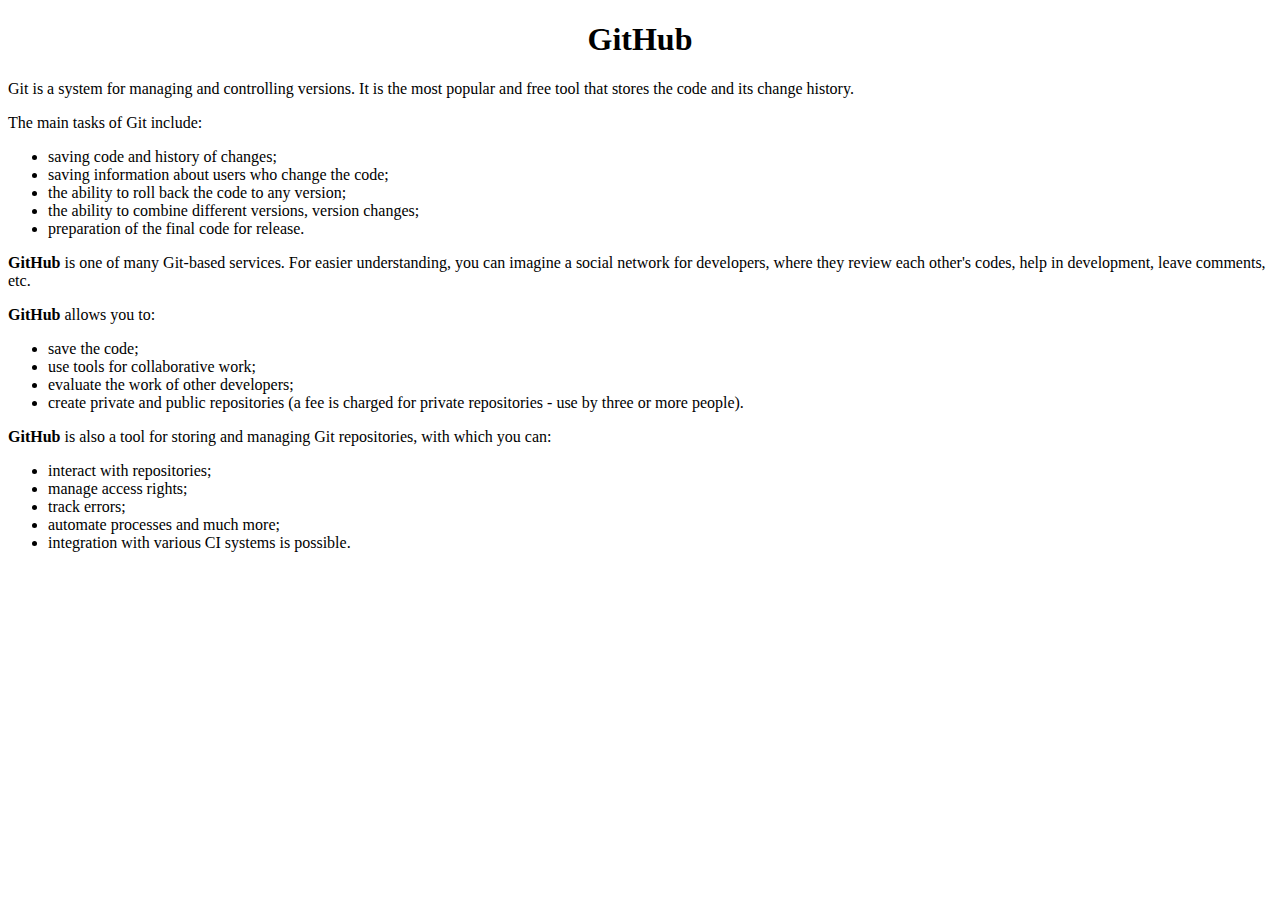
<file: index.html>
<!DOCTYPE html>
<html lang="en">
<head>
    <meta charset="UTF-8">
    <meta name="viewport" content="width=device-width, initial-scale=1.0">
    <title>Document</title>
</head>
<body>
    <h1 style="text-align: center;">GitHub</h1>
    <p>
        Git is a system for managing and controlling versions. It is the most popular and free tool that stores the code and its change history.
    </p>
    <p>The main tasks of Git include:</p>
    <ul>
        <li> saving code and history of changes;</li>
        <li> saving information about users who change the code;</li>
        <li> the ability to roll back the code to any version;</li>
        <li> the ability to combine different versions, version changes;</li>
        <li> preparation of the final code for release.</li>
    </ul>
    <p>
        <span style="font-weight: 700;">GitHub</span> is one of many Git-based services. For easier understanding, you can imagine a social network for developers, where they review each other's codes, help in development, leave comments, etc.
    </p>
    <p>
        <span style="font-weight: 700;">GitHub</span> allows you to:
    </p>
    <ul>
        <li> save the code;</li>
        <li> use tools for collaborative work;</li>
        <li> evaluate the work of other developers;</li>
        <li> create private and public repositories (a fee is charged for private repositories - use by three or more people).</li>
    </ul>
    <p>
        <span style="font-weight: 700;">GitHub</span> is also a tool for storing and managing Git repositories, with which you can:
    </p>
    <ul>
        <li> interact with repositories;</li>
        <li> manage access rights;</li>
        <li> track errors;</li>
        <li> automate processes and much more;</li>
        <li> integration with various CI systems is possible.
        </li>
    </ul>
</body>
</html>
</file>
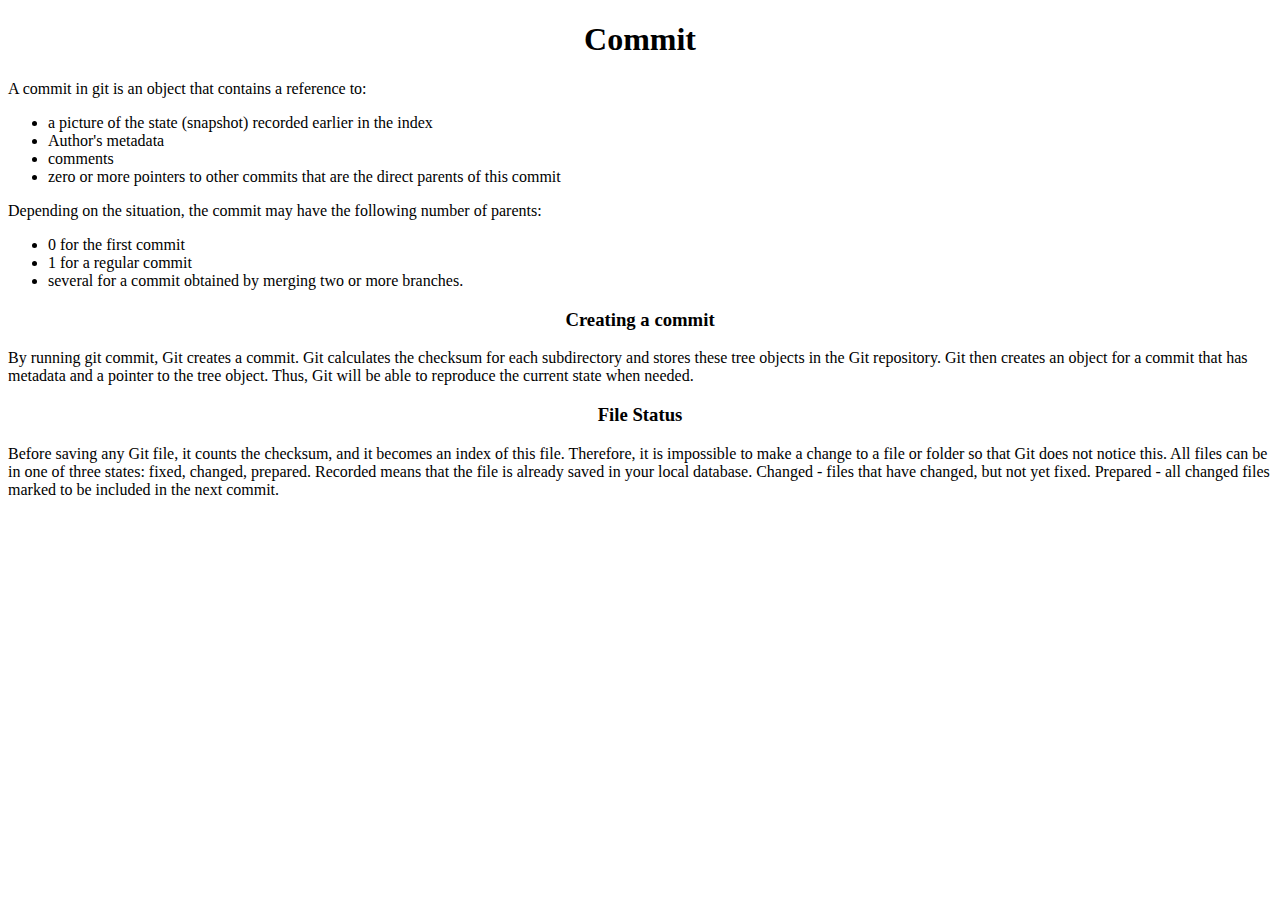
<file: commitFolder/index.html>
<!DOCTYPE html>
<html lang="en">
<head>
    <meta charset="UTF-8">
    <meta name="viewport" content="width=device-width, initial-scale=1.0">
    <title>Commit</title>
</head>
<body>
    <h1 style="text-align: center;">Commit</h1>
    <p>
        A commit in git is an object that contains a reference to:
    </p>
    <ul>
        <li>a picture of the state (snapshot) recorded earlier in the index</li>
        <li>Author's metadata</li>
        <li>comments</li>
        <li>zero or more pointers to other commits that are the direct parents of this commit</li>
    </ul>
    <p>
        Depending on the situation, the commit may have the following number of parents:
    </p>
    <ul>
        <li>0 for the first commit</li>
        <li>1 for a regular commit</li>
        <li>several for a commit obtained by merging two or more branches.</li>
    </ul>
    <h3 style="text-align: center;">Creating a commit</h3>
    <p>
        By running git commit, Git creates a commit. Git calculates the checksum for each subdirectory and stores these tree objects in the Git repository. Git then creates an object for a commit that has metadata and a pointer to the tree object. Thus, Git will be able to reproduce the current state when needed.
    </p>
    <h3 style="text-align: center;">File Status</h3>
    <p>
        Before saving any Git file, it counts the checksum, and it becomes an index of this file. Therefore, it is impossible to make a change to a file or folder so that Git does not notice this. All files can be in one of three states: fixed, changed, prepared. Recorded means that the file is already saved in your local database. Changed - files that have changed, but not yet fixed. Prepared - all changed files marked to be included in the next commit.
    </p>
</body>
</html>
</file>
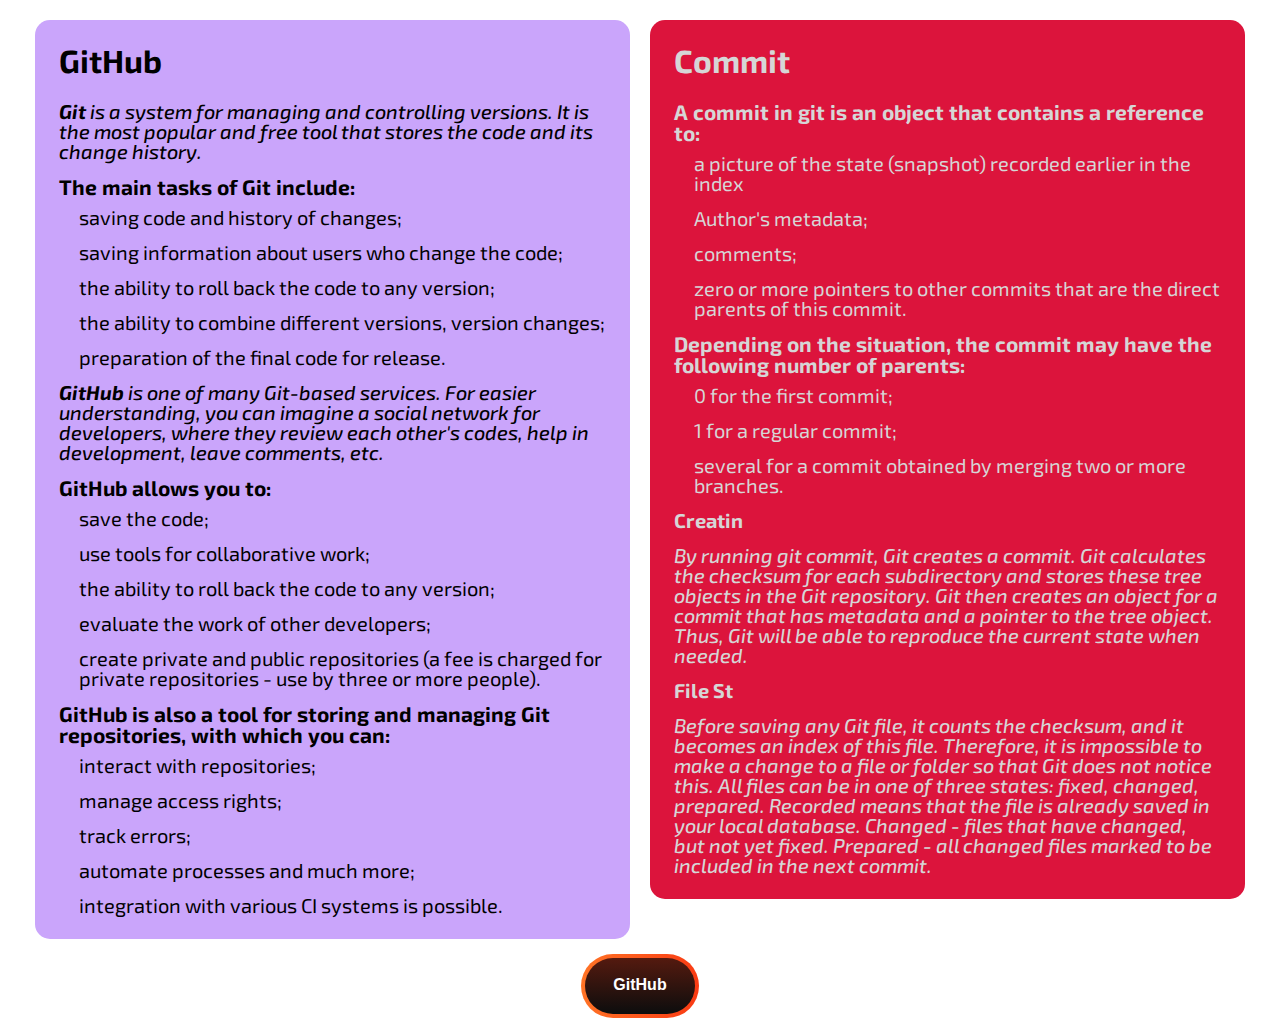
<file: gitWork/index.html>
<!DOCTYPE html>
<html lang="en">
  <head>
    <meta charset="UTF-8" />
    <meta name="viewport" content="width=device-width, initial-scale=1.0" />
    <title>Task Site</title>
    <link rel="stylesheet" href="./css/style.css" />
  </head>
  <body>
    <div class="block">
      <div class="block__container">
        <div class="block__body">
          <div class="block__github github-block block-item">
            <h2
              class="github-block__title title-type title"
              data-text="GitHub"
            ></h2>
            <div class="github-block__item-block item-block">
              <div class="github-block__description">
                <p>
                  <span>Git</span> is a system for managing and controlling
                  versions. It is the most popular and free tool that stores the
                  code and its change history.
                </p>
              </div>
              <div class="github-block__item">
                <div class="github-block__item-title">
                  The main tasks of Git include:
                </div>
                <ul class="github-block__list">
                  <li class="github-block__list-item">
                    saving code and history of changes;
                  </li>
                  <li class="github-block__list-item">
                    saving information about users who change the code;
                  </li>
                  <li class="github-block__list-item">
                    the ability to roll back the code to any version;
                  </li>
                  <li class="github-block__list-item">
                    the ability to combine different versions, version changes;
                  </li>
                  <li class="github-block__list-item">
                    preparation of the final code for release.
                  </li>
                </ul>
              </div>
            </div>
            <div class="github-block__item-block item-block">
              <div class="github-block__description">
                <p>
                  <span>GitHub</span> is one of many Git-based services. For
                  easier understanding, you can imagine a social network for
                  developers, where they review each other's codes, help in
                  development, leave comments, etc.
                </p>
              </div>
              <div class="github-block__item">
                <div class="github-block__item-title">
                  GitHub allows you to:
                </div>
                <ul class="github-block__list">
                  <li class="github-block__list-item">save the code;</li>
                  <li class="github-block__list-item">
                    use tools for collaborative work;
                  </li>
                  <li class="github-block__list-item">
                    the ability to roll back the code to any version;
                  </li>
                  <li class="github-block__list-item">
                    evaluate the work of other developers;
                  </li>
                  <li class="github-block__list-item">
                    create private and public repositories (a fee is charged for
                    private repositories - use by three or more people).
                  </li>
                </ul>
              </div>
            </div>
            <div class="github-block__item-block item-block">
              <div class="github-block__item">
                <div class="github-block__item-title">
                  GitHub is also a tool for storing and managing Git
                  repositories, with which you can:
                </div>
                <ul class="github-block__list">
                  <li class="github-block__list-item">
                    interact with repositories;
                  </li>
                  <li class="github-block__list-item">manage access rights;</li>
                  <li class="github-block__list-item">track errors;</li>
                  <li class="github-block__list-item">
                    automate processes and much more;
                  </li>
                  <li class="github-block__list-item">
                    integration with various CI systems is possible.
                  </li>
                </ul>
              </div>
            </div>
          </div>
          <div class="block__commit commit-block block-item">
            <h2
              class="commit-block__title title-type title"
              data-text="Commit"
            ></h2>
            <div class="commit-block__item-block item-block">
              <div class="commit-block__item">
                <div class="commit-block__item-title">
                  A commit in git is an object that contains a reference to:
                </div>
                <ul class="commit-block__list">
                  <li class="commit-block__list-item">
                    a picture of the state (snapshot) recorded earlier in the
                    index
                  </li>
                  <li class="commit-block__list-item">Author's metadata;</li>
                  <li class="commit-block__list-item">comments;</li>
                  <li class="commit-block__list-item">
                    zero or more pointers to other commits that are the direct
                    parents of this commit.
                  </li>
                </ul>
              </div>
            </div>
            <div class="commit-block__item-block item-block">
              <div class="commit-block__item">
                <div class="commit-block__item-title">
                  Depending on the situation, the commit may have the following
                  number of parents:
                </div>
                <ul class="commit-block__list">
                  <li class="commit-block__list-item">
                    0 for the first commit;
                  </li>
                  <li class="commit-block__list-item">
                    1 for a regular commit;
                  </li>
                  <li class="commit-block__list-item">
                    several for a commit obtained by merging two or more
                    branches.
                  </li>
                </ul>
              </div>
            </div>
            <div class="commit-block__item-block item-block">
              <h3
                class="commit-block__sub-title title-type sub-title"
                data-text="Creating a commit"
              ></h3>
              <div class="commit-block__description">
                <p>
                  By running git commit, Git creates a commit. Git calculates
                  the checksum for each subdirectory and stores these tree
                  objects in the Git repository. Git then creates an object for
                  a commit that has metadata and a pointer to the tree object.
                  Thus, Git will be able to reproduce the current state when
                  needed.
                </p>
              </div>
            </div>
            <div class="commit-block__item-block item-block">
              <h3
                class="commit-block__sub-title title-type sub-title"
                data-text="File Status"
              ></h3>
              <div class="commit-block__description">
                <p>
                  Before saving any Git file, it counts the checksum, and it
                  becomes an index of this file. Therefore, it is impossible to
                  make a change to a file or folder so that Git does not notice
                  this. All files can be in one of three states: fixed, changed,
                  prepared. Recorded means that the file is already saved in
                  your local database. Changed - files that have changed, but
                  not yet fixed. Prepared - all changed files marked to be
                  included in the next commit.
                </p>
              </div>
            </div>
          </div>
        </div>
        <a
          href="https://github.com/zheniaKor/operationsystem"
          class="block__button button"
          target="_blank"
          >GitHub</a
        >
      </div>
    </div>
    <script src="./scripts/script.js"></script>
  </body>
</html>
</file>
<file: gitWork/css/style.css>
@import url("reset.css");
@import url("https://fonts.googleapis.com/css2?family=Exo+2:ital,wght@0,100..900;1,100..900&family=Nerko+One&display=swap");

body {
  padding: 20px;
}

span {
  font-weight: 700;
}

/*==================================================================================*/

.block {
  font-family: "Exo 2", sans-serif;
  font-size: 20px;
}
.block__container {
  max-width: 1600px;
  margin: 0 auto;
  padding-left: 15px;
  padding-right: 15px;
  display: flex;
  flex-direction: column;
  align-items: center;
}

.block__body {
  display: grid;
  grid-template-columns: repeat(auto-fit, minmax(310px, 1fr));
  /* grid-template-columns: repeat(2, 1fr); */
  align-items: start;
  gap: 20px;
}
.block__body:not(:last-child) {
  margin-bottom: 15px;
}

/*==================================================================================*/
.block__github {
  border-radius: 15px;
  background-color: #caa5fb;
  padding: 24px;
}

.github-block {
}
.title {
  font-weight: 700;
  font-size: 32px;
}
.title:not(:last-child) {
  margin-bottom: 25px;
}
.item-block:not(:last-child) {
  margin-bottom: 15px;
}
.github-block__description {
  font-style: italic;
  font-weight: 500;
}
.github-block__description:not(:last-child) {
  margin-bottom: 15px;
}
.github-block__item {
}
.github-block__item-title {
  font-weight: 700;
  font-size: 21px;
}
.github-block__item-title:not(:last-child) {
  margin-bottom: 10px;
}
.github-block__list {
}
.github-block__list-item {
  cursor: pointer;
  transition: color 0.3s;
  padding-left: 20px;
}
.github-block__list-item:not(:last-child) {
  margin-bottom: 15px;
}
.github-block__list-item:hover {
  text-decoration: underline;
  color: crimson;
}

/*==================================================================================*/

.block__commit {
  color: rgb(214, 214, 214);
}
.commit-block {
  border-radius: 15px;
  padding: 24px;
  background-color: crimson;
}

.commit-block__description {
  font-style: italic;
  font-weight: 500;
}
.commit-block__description:not(:last-child) {
  margin-bottom: 15px;
}
.commit-block__item {
}
.commit-block__item-title {
  font-weight: 700;
  font-size: 21px;
}
.commit-block__item-title:not(:last-child) {
  margin-bottom: 10px;
}
.commit-block__list {
}
.commit-block__list-item {
  cursor: pointer;
  transition: color 0.3s;
  padding-left: 20px;
}
.commit-block__list-item:not(:last-child) {
  margin-bottom: 15px;
}
.commit-block__list-item:hover {
  text-decoration: underline;
  color: #caa5fb;
}
.sub-title {
  font-weight: 700;
}

.sub-title:not(:last-child) {
  margin-bottom: 15px;
}

/*==================================================================================*/
.block-item {
  opacity: 0;
  transform: translateY(-20px);
  transition: opacity 1s ease-out, transform 1s ease-out;
}
.block-item.visible {
  opacity: 1;
  transform: translateY(0);
}

.button {
  opacity: 0;
  transform: translateY(20px);
  transition: opacity 1s ease-out, transform 1s ease-out;
}

.button.visible{
	opacity: 1;
	transform: translateY(0px);
}

.block__button {
  align-items: center;
  appearance: none;
  background-clip: padding-box;
  background-color: initial;
  background-image: none;
  border-style: none;
  box-sizing: border-box;
  color: #fff;
  cursor: pointer;
  display: inline-block;
  flex-direction: row;
  flex-shrink: 0;
  font-family: Eina01, sans-serif;
  font-size: 16px;
  font-weight: 800;
  justify-content: center;
  line-height: 24px;
  margin: 0;
  min-height: 64px;
  outline: none;
  overflow: visible;
  padding: 19px 26px;
  pointer-events: auto;
  position: relative;
  text-align: center;
  text-decoration: none;
  text-transform: none;
  user-select: none;
  -webkit-user-select: none;
  touch-action: manipulation;
  vertical-align: middle;
  width: auto;
  word-break: keep-all;
  z-index: 0;
}

@media (min-width: 768px) {
  .block__button {
    padding: 19px 32px;
  }
}

.block__button:before,
.block__button:after {
  border-radius: 80px;
}

.block__button:before {
  background-image: linear-gradient(92.83deg, #ff7426 0, #f93a13 100%);
  content: "";
  display: block;
  height: 100%;
  left: 0;
  overflow: hidden;
  position: absolute;
  top: 0;
  width: 100%;
  z-index: -2;
}

.block__button:after {
  background-color: initial;
  background-image: linear-gradient(#541a0f 0, #0c0d0d 100%);
  bottom: 4px;
  content: "";
  display: block;
  left: 4px;
  overflow: hidden;
  position: absolute;
  right: 4px;
  top: 4px;
  transition: all 100ms ease-out;
  z-index: -1;
}

.block__button:hover:not(:disabled):before {
  background: linear-gradient(
    92.83deg,
    rgb(255, 116, 38) 0%,
    rgb(249, 58, 19) 100%
  );
}

.block__button:hover:not(:disabled):after {
  bottom: 0;
  left: 0;
  right: 0;
  top: 0;
  transition-timing-function: ease-in;
  opacity: 0;
}

.block__button:active:not(:disabled) {
  color: #ccc;
}

.block__button:active:not(:disabled):before {
  background-image: linear-gradient(
      0deg,
      rgba(0, 0, 0, 0.2),
      rgba(0, 0, 0, 0.2)
    ),
    linear-gradient(92.83deg, #ff7426 0, #f93a13 100%);
}

.block__button:active:not(:disabled):after {
  background-image: linear-gradient(#541a0f 0, #0c0d0d 100%);
  bottom: 4px;
  left: 4px;
  right: 4px;
  top: 4px;
}

.block__button:disabled {
  cursor: default;
  opacity: 0.24;
}
</file>
